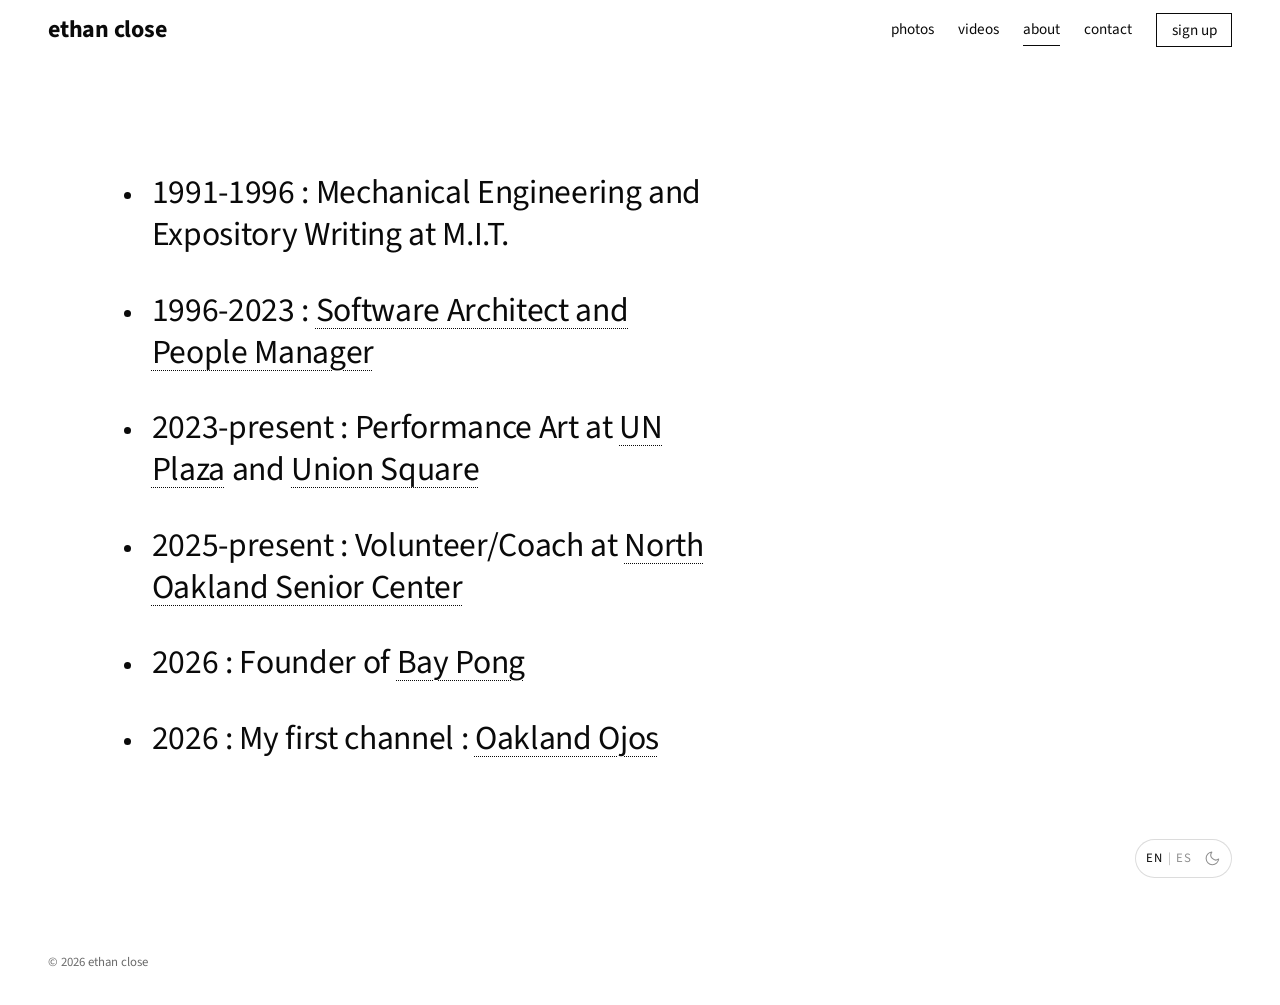
<file: about.html>
<!doctype html>
<html lang="en">
<head>
  <meta charset="utf-8">
  <meta name="viewport" content="width=device-width, initial-scale=1">
  <meta name="color-scheme" content="light dark">
  <title>About — ethan close</title>
  <link rel="icon" href="assets/favicon.png" type="image/png">
  <link rel="apple-touch-icon" href="assets/apple-touch-icon.png">
  <link rel="manifest" href="/site.webmanifest">
  <meta name="theme-color" content="#ffffff" media="(prefers-color-scheme: light)">
  <meta name="theme-color" content="#0b0b0b" media="(prefers-color-scheme: dark)">
  <link rel="preconnect" href="https://fonts.googleapis.com">
  <link rel="preconnect" href="https://fonts.gstatic.com" crossorigin>
  <link href="https://fonts.googleapis.com/css2?family=Source+Sans+3:ital,wght@0,400;0,600;0,700;1,400&display=swap" rel="stylesheet">
  <script>
    (() => {
      let theme;
      try { theme = localStorage.getItem('ec:theme'); } catch { /* storage unavailable */ }
      if (theme !== 'light' && theme !== 'dark') {
        theme = matchMedia('(prefers-color-scheme: dark)').matches ? 'dark' : 'light';
      }
      document.documentElement.dataset.theme = theme;
    })();
  </script>
  <link rel="alternate" hreflang="en" href="/about.html">
  <link rel="alternate" hreflang="es" href="/es/about.html">
  <link rel="alternate" hreflang="x-default" href="/about.html">
  <link rel="stylesheet" href="assets/css/style.css">
</head>
<body>
  <header class="site-header">
    <a class="logo" href="index.html">ethan close</a>
    <nav class="nav" aria-label="Main">
      <a href="images.html">photos</a>
      <a href="videos.html">videos</a>
      <a href="about.html" aria-current="page">about</a>
      <a href="contact.html">contact</a>
      <a href="contact.html#signup" class="nav__signup" data-signup-trigger>sign up</a>

    </nav>
  </header>

  <main>
    <div class="wrap">
      <section class="statement">
        <ul class="about-list">
          <li>1991-1996 : Mechanical Engineering and Expository Writing at M.I.T.</li>
          <li>1996-2023 : <a href="https://www.linkedin.com/in/ethan-close-test-architect/" target="_blank" rel="noopener">Software Architect and People Manager</a></li>
          <li>2023-present : Performance Art at <a href="https://www.baypong.org/en/location/un-plaza" target="_blank" rel="noopener">UN Plaza</a> and <a href="https://www.baypong.org/en/location/union-square" target="_blank" rel="noopener">Union Square</a></li>
          <li>2025-present : Volunteer/Coach at <a href="https://www.oaklandca.gov/Community/Senior-Disability-Services/Senior-Centers/North-Oakland-Senior-Center-NOSC" target="_blank" rel="noopener">North Oakland Senior Center</a></li>
          <li>2026 : Founder of <a href="https://baypong.org" target="_blank" rel="noopener">Bay Pong</a></li>
          <li>2026 : My first channel : <a href="https://www.youtube.com/@oaklandojos/videos" target="_blank" rel="noopener">Oakland Ojos</a></li>
        </ul>
      </section>
    </div>
  </main>

  <footer class="site-footer">&copy; 2026 ethan close</footer>
  <div class="page-tools">
        <div class="lang-switch" role="group" aria-label="Language">
          <a href="about.html" lang="en" hreflang="en" aria-current="true">EN</a>
          <span aria-hidden="true">|</span>
          <a href="es/about.html" lang="es" hreflang="es" data-lang-link="es">ES</a>
        </div>
        <button class="theme-toggle" type="button" aria-label="Switch to dark mode" aria-pressed="false" title="Switch to dark mode">
          <svg class="theme-toggle__icon theme-toggle__icon--moon" viewBox="0 0 24 24" width="16" height="16" fill="none" stroke="currentColor" stroke-width="1.5" stroke-linecap="round" stroke-linejoin="round" aria-hidden="true">
            <path d="M21 12.79A9 9 0 1 1 11.21 3 7 7 0 0 0 21 12.79Z"></path>
          </svg>
          <svg class="theme-toggle__icon theme-toggle__icon--sun" viewBox="0 0 24 24" width="16" height="16" fill="none" stroke="currentColor" stroke-width="1.5" stroke-linecap="round" stroke-linejoin="round" aria-hidden="true">
            <circle cx="12" cy="12" r="4"></circle>
            <path d="M12 2v2M12 20v2M4.93 4.93l1.41 1.41M17.66 17.66l1.41 1.41M2 12h2M20 12h2M4.93 19.07l1.41-1.41M17.66 6.34l1.41-1.41"></path>
          </svg>
        </button>
  </div>
  <script src="assets/js/i18n.js"></script>
  <script src="assets/js/site.js"></script>
</body>
</html>
</file>
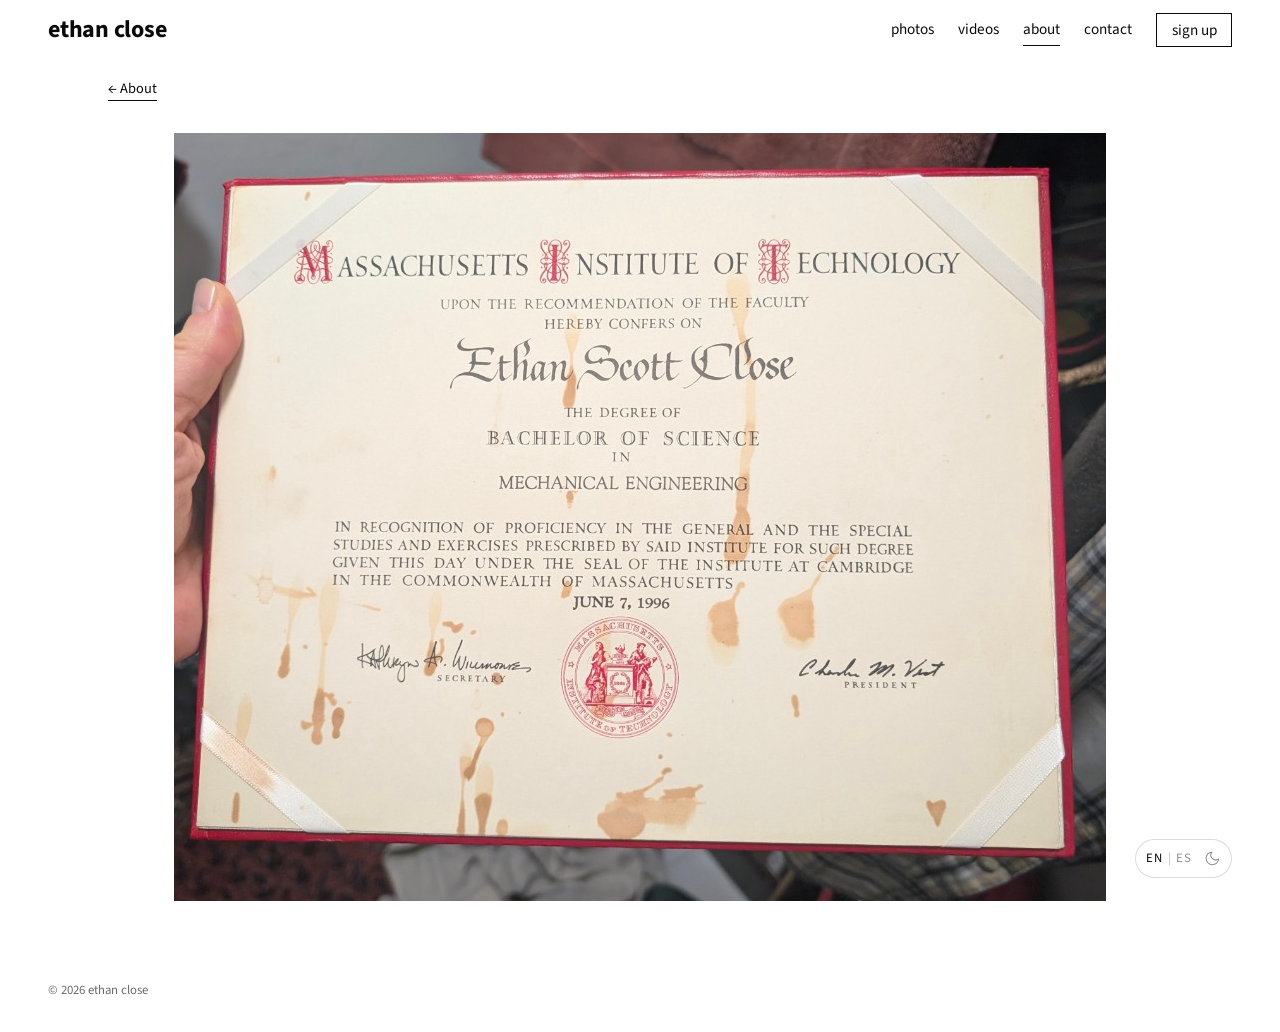
<file: mit.html>
<!doctype html>
<html lang="en">
<head>
  <meta charset="utf-8">
  <meta name="viewport" content="width=device-width, initial-scale=1">
  <meta name="color-scheme" content="light dark">
  <title>MIT — ethan close</title>
  <link rel="icon" href="assets/favicon.png" type="image/png">
  <link rel="apple-touch-icon" href="assets/apple-touch-icon.png">
  <link rel="manifest" href="/site.webmanifest">
  <meta name="theme-color" content="#ffffff" media="(prefers-color-scheme: light)">
  <meta name="theme-color" content="#0b0b0b" media="(prefers-color-scheme: dark)">
  <link rel="preconnect" href="https://fonts.googleapis.com">
  <link rel="preconnect" href="https://fonts.gstatic.com" crossorigin>
  <link href="https://fonts.googleapis.com/css2?family=Source+Sans+3:ital,wght@0,400;0,600;0,700;1,400&display=swap" rel="stylesheet">
  <script>
    (() => {
      let theme;
      try { theme = localStorage.getItem('ec:theme'); } catch { /* storage unavailable */ }
      if (theme !== 'light' && theme !== 'dark') {
        theme = matchMedia('(prefers-color-scheme: dark)').matches ? 'dark' : 'light';
      }
      document.documentElement.dataset.theme = theme;
    })();
  </script>
  <link rel="alternate" hreflang="en" href="/mit.html">
  <link rel="alternate" hreflang="es" href="/es/mit.html">
  <link rel="alternate" hreflang="x-default" href="/mit.html">
  <link rel="stylesheet" href="assets/css/style.css">
</head>
<body>
  <header class="site-header">
    <a class="logo" href="index.html">ethan close</a>
    <nav class="nav" aria-label="Main">
      <a href="images.html">photos</a>
      <a href="videos.html">videos</a>
      <a href="about.html" aria-current="page">about</a>
      <a href="contact.html">contact</a>
      <a href="contact.html#signup" class="nav__signup" data-signup-trigger>sign up</a>

    </nav>
  </header>

  <main>
    <div class="wrap detail">
      <a class="back" href="about.html">&larr; About</a>
      <figure class="detail__figure">
        <img src="assets/about/mit-diploma.jpg" alt="Massachusetts Institute of Technology diploma awarding Ethan Scott Close the degree of Bachelor of Science in Mechanical Engineering, June 7, 1996" width="932" height="768">
      </figure>
    </div>
  </main>

  <footer class="site-footer">&copy; 2026 ethan close</footer>
  <div class="page-tools">
        <div class="lang-switch" role="group" aria-label="Language">
          <a href="mit.html" lang="en" hreflang="en" aria-current="true">EN</a>
          <span aria-hidden="true">|</span>
          <a href="es/mit.html" lang="es" hreflang="es" data-lang-link="es">ES</a>
        </div>
        <button class="theme-toggle" type="button" aria-label="Switch to dark mode" aria-pressed="false" title="Switch to dark mode">
          <svg class="theme-toggle__icon theme-toggle__icon--moon" viewBox="0 0 24 24" width="16" height="16" fill="none" stroke="currentColor" stroke-width="1.5" stroke-linecap="round" stroke-linejoin="round" aria-hidden="true">
            <path d="M21 12.79A9 9 0 1 1 11.21 3 7 7 0 0 0 21 12.79Z"></path>
          </svg>
          <svg class="theme-toggle__icon theme-toggle__icon--sun" viewBox="0 0 24 24" width="16" height="16" fill="none" stroke="currentColor" stroke-width="1.5" stroke-linecap="round" stroke-linejoin="round" aria-hidden="true">
            <circle cx="12" cy="12" r="4"></circle>
            <path d="M12 2v2M12 20v2M4.93 4.93l1.41 1.41M17.66 17.66l1.41 1.41M2 12h2M20 12h2M4.93 19.07l1.41-1.41M17.66 6.34l1.41-1.41"></path>
          </svg>
        </button>
  </div>
  <script src="assets/js/i18n.js"></script>
  <script src="assets/js/site.js"></script>
</body>
</html>
</file>
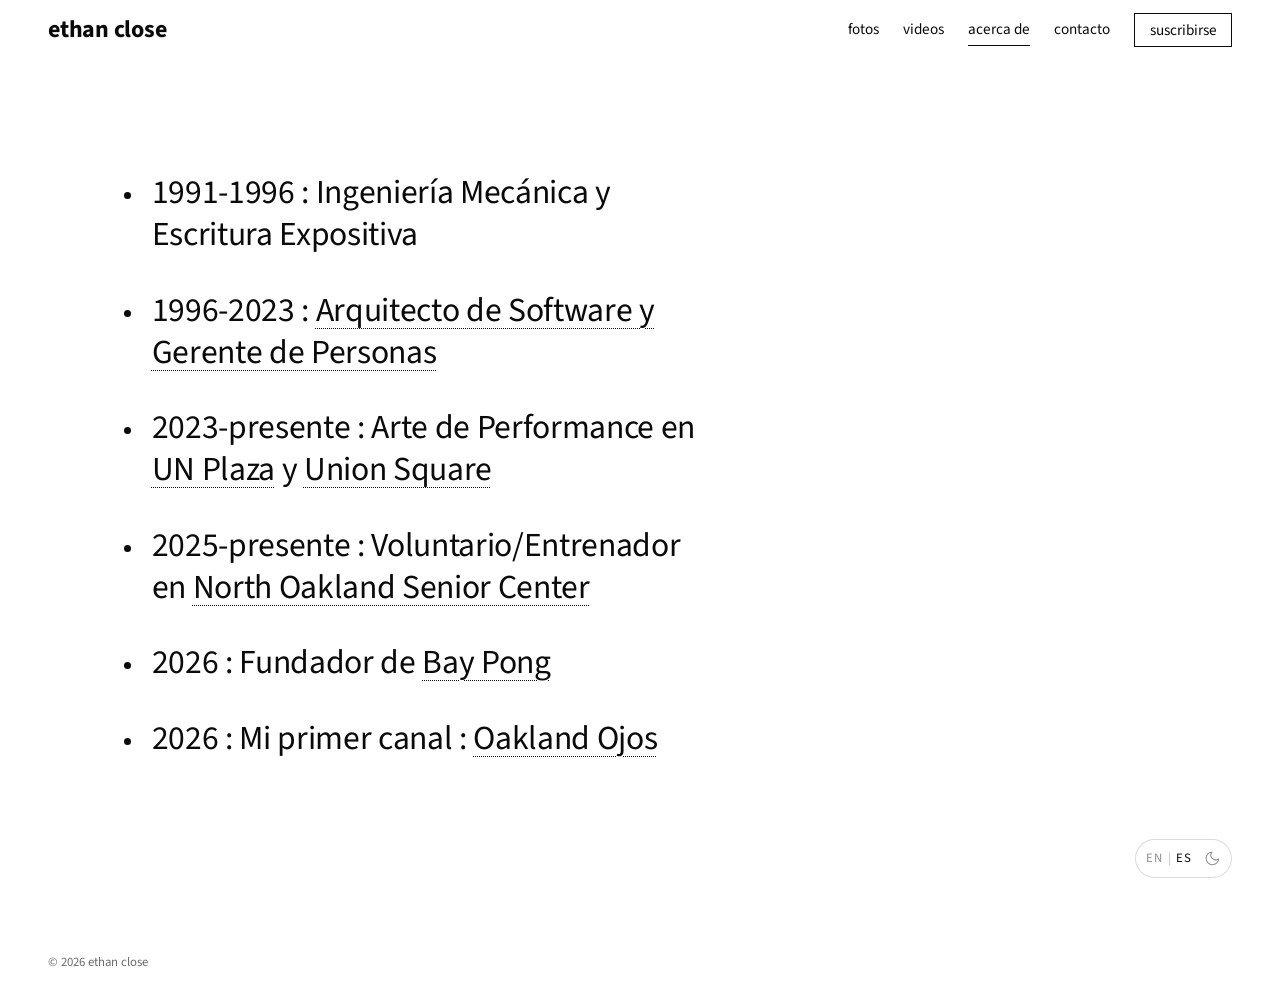
<file: es/about.html>
<!doctype html>
<html lang="es">
<head>
  <meta charset="utf-8">
  <meta name="viewport" content="width=device-width, initial-scale=1">
  <meta name="color-scheme" content="light dark">
  <title>Acerca de — ethan close</title>
  <link rel="icon" href="/assets/favicon.png" type="image/png">
  <link rel="apple-touch-icon" href="/assets/apple-touch-icon.png">
  <link rel="manifest" href="/site.webmanifest">
  <meta name="theme-color" content="#ffffff" media="(prefers-color-scheme: light)">
  <meta name="theme-color" content="#0b0b0b" media="(prefers-color-scheme: dark)">
  <link rel="preconnect" href="https://fonts.googleapis.com">
  <link rel="preconnect" href="https://fonts.gstatic.com" crossorigin>
  <link href="https://fonts.googleapis.com/css2?family=Source+Sans+3:ital,wght@0,400;0,600;0,700;1,400&display=swap" rel="stylesheet">
  <script>
    (() => {
      let theme;
      try { theme = localStorage.getItem('ec:theme'); } catch { /* storage unavailable */ }
      if (theme !== 'light' && theme !== 'dark') {
        theme = matchMedia('(prefers-color-scheme: dark)').matches ? 'dark' : 'light';
      }
      document.documentElement.dataset.theme = theme;
    })();
  </script>
  <link rel="alternate" hreflang="en" href="/about.html">
  <link rel="alternate" hreflang="es" href="/es/about.html">
  <link rel="alternate" hreflang="x-default" href="/about.html">
  <link rel="stylesheet" href="/assets/css/style.css">
</head>
<body>
  <header class="site-header">
    <a class="logo" href="index.html">ethan close</a>
    <nav class="nav" aria-label="Principal">
      <a href="images.html">fotos</a>
      <a href="videos.html">videos</a>
      <a href="about.html" aria-current="page">acerca de</a>
      <a href="contact.html">contacto</a>
      <a href="contact.html#signup" class="nav__signup" data-signup-trigger>suscribirse</a>

    </nav>
  </header>

  <main>
    <div class="wrap">
      <section class="statement">
        <ul class="about-list">
          <li>1991-1996 : Ingeniería Mecánica y Escritura Expositiva</li>
          <li>1996-2023 : <a href="https://www.linkedin.com/in/ethan-close-test-architect/" target="_blank" rel="noopener">Arquitecto de Software y Gerente de Personas</a></li>
          <li>2023-presente : Arte de Performance en <a href="https://www.baypong.org/en/location/un-plaza" target="_blank" rel="noopener">UN Plaza</a> y <a href="https://www.baypong.org/en/location/union-square" target="_blank" rel="noopener">Union Square</a></li>
          <li>2025-presente : Voluntario/Entrenador en <a href="https://www.oaklandca.gov/Community/Senior-Disability-Services/Senior-Centers/North-Oakland-Senior-Center-NOSC" target="_blank" rel="noopener">North Oakland Senior Center</a></li>
          <li>2026 : Fundador de <a href="https://baypong.org" target="_blank" rel="noopener">Bay Pong</a></li>
          <li>2026 : Mi primer canal : <a href="https://www.youtube.com/@oaklandojos/videos" target="_blank" rel="noopener">Oakland Ojos</a></li>
        </ul>
      </section>
    </div>
  </main>

  <footer class="site-footer">&copy; 2026 ethan close</footer>
  <div class="page-tools">
        <div class="lang-switch" role="group" aria-label="Idioma">
          <a href="../about.html" lang="en" hreflang="en" data-lang-link="en">EN</a>
          <span aria-hidden="true">|</span>
          <a href="about.html" lang="es" hreflang="es" aria-current="true">ES</a>
        </div>
        <button class="theme-toggle" type="button" aria-label="Cambiar al modo oscuro" aria-pressed="false" title="Cambiar al modo oscuro">
          <svg class="theme-toggle__icon theme-toggle__icon--moon" viewBox="0 0 24 24" width="16" height="16" fill="none" stroke="currentColor" stroke-width="1.5" stroke-linecap="round" stroke-linejoin="round" aria-hidden="true">
            <path d="M21 12.79A9 9 0 1 1 11.21 3 7 7 0 0 0 21 12.79Z"></path>
          </svg>
          <svg class="theme-toggle__icon theme-toggle__icon--sun" viewBox="0 0 24 24" width="16" height="16" fill="none" stroke="currentColor" stroke-width="1.5" stroke-linecap="round" stroke-linejoin="round" aria-hidden="true">
            <circle cx="12" cy="12" r="4"></circle>
            <path d="M12 2v2M12 20v2M4.93 4.93l1.41 1.41M17.66 17.66l1.41 1.41M2 12h2M20 12h2M4.93 19.07l1.41-1.41M17.66 6.34l1.41-1.41"></path>
          </svg>
        </button>
  </div>
  <script src="/assets/js/i18n.js"></script>
  <script src="/assets/js/site.js"></script>
</body>
</html>
</file>
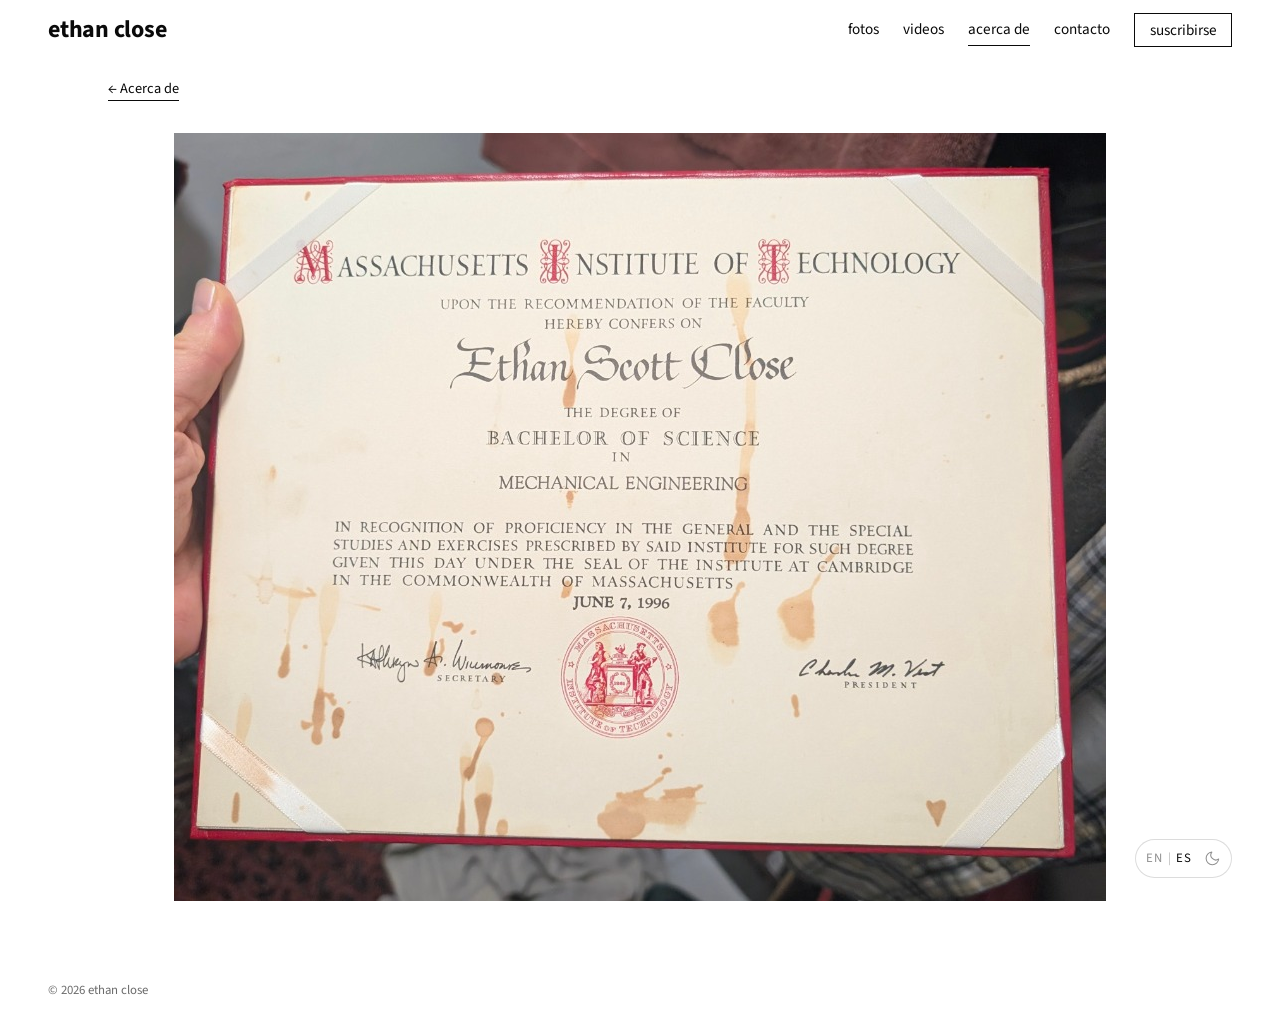
<file: es/mit.html>
<!doctype html>
<html lang="es">
<head>
  <meta charset="utf-8">
  <meta name="viewport" content="width=device-width, initial-scale=1">
  <meta name="color-scheme" content="light dark">
  <title>MIT — ethan close</title>
  <link rel="icon" href="/assets/favicon.png" type="image/png">
  <link rel="apple-touch-icon" href="/assets/apple-touch-icon.png">
  <link rel="manifest" href="/site.webmanifest">
  <meta name="theme-color" content="#ffffff" media="(prefers-color-scheme: light)">
  <meta name="theme-color" content="#0b0b0b" media="(prefers-color-scheme: dark)">
  <link rel="preconnect" href="https://fonts.googleapis.com">
  <link rel="preconnect" href="https://fonts.gstatic.com" crossorigin>
  <link href="https://fonts.googleapis.com/css2?family=Source+Sans+3:ital,wght@0,400;0,600;0,700;1,400&display=swap" rel="stylesheet">
  <script>
    (() => {
      let theme;
      try { theme = localStorage.getItem('ec:theme'); } catch { /* storage unavailable */ }
      if (theme !== 'light' && theme !== 'dark') {
        theme = matchMedia('(prefers-color-scheme: dark)').matches ? 'dark' : 'light';
      }
      document.documentElement.dataset.theme = theme;
    })();
  </script>
  <link rel="alternate" hreflang="en" href="/mit.html">
  <link rel="alternate" hreflang="es" href="/es/mit.html">
  <link rel="alternate" hreflang="x-default" href="/mit.html">
  <link rel="stylesheet" href="/assets/css/style.css">
</head>
<body>
  <header class="site-header">
    <a class="logo" href="index.html">ethan close</a>
    <nav class="nav" aria-label="Principal">
      <a href="images.html">fotos</a>
      <a href="videos.html">videos</a>
      <a href="about.html" aria-current="page">acerca de</a>
      <a href="contact.html">contacto</a>
      <a href="contact.html#signup" class="nav__signup" data-signup-trigger>suscribirse</a>

    </nav>
  </header>

  <main>
    <div class="wrap detail">
      <a class="back" href="about.html">&larr; Acerca de</a>
      <figure class="detail__figure">
        <img src="/assets/about/mit-diploma.jpg" alt="Diploma del Instituto Tecnológico de Massachusetts que otorga a Ethan Scott Close el título de Licenciatura en Ciencias en Ingeniería Mecánica, 7 de junio de 1996" width="932" height="768">
      </figure>
    </div>
  </main>

  <footer class="site-footer">&copy; 2026 ethan close</footer>
  <div class="page-tools">
        <div class="lang-switch" role="group" aria-label="Idioma">
          <a href="../mit.html" lang="en" hreflang="en" data-lang-link="en">EN</a>
          <span aria-hidden="true">|</span>
          <a href="mit.html" lang="es" hreflang="es" aria-current="true">ES</a>
        </div>
        <button class="theme-toggle" type="button" aria-label="Cambiar al modo oscuro" aria-pressed="false" title="Cambiar al modo oscuro">
          <svg class="theme-toggle__icon theme-toggle__icon--moon" viewBox="0 0 24 24" width="16" height="16" fill="none" stroke="currentColor" stroke-width="1.5" stroke-linecap="round" stroke-linejoin="round" aria-hidden="true">
            <path d="M21 12.79A9 9 0 1 1 11.21 3 7 7 0 0 0 21 12.79Z"></path>
          </svg>
          <svg class="theme-toggle__icon theme-toggle__icon--sun" viewBox="0 0 24 24" width="16" height="16" fill="none" stroke="currentColor" stroke-width="1.5" stroke-linecap="round" stroke-linejoin="round" aria-hidden="true">
            <circle cx="12" cy="12" r="4"></circle>
            <path d="M12 2v2M12 20v2M4.93 4.93l1.41 1.41M17.66 17.66l1.41 1.41M2 12h2M20 12h2M4.93 19.07l1.41-1.41M17.66 6.34l1.41-1.41"></path>
          </svg>
        </button>
  </div>
  <script src="/assets/js/i18n.js"></script>
  <script src="/assets/js/site.js"></script>
</body>
</html>
</file>
<file: assets/css/style.css>
:root {
  --ink: #0a0a0a;
  --paper: #fff;
  --mute: #6b6b6b;
  --surface: #f0f0f0;
  --backdrop: rgba(255, 255, 255, 0.82);
  /* Adobe Clean is Adobe's proprietary UI face, used when a viewer has it
     installed; Source Sans 3 (Adobe's open-source sans) is the web fallback. */
  --display: "Adobe Clean", "Source Sans 3", "Helvetica Neue", Helvetica, Arial, sans-serif;
  --sans: "Adobe Clean", "Source Sans 3", "Helvetica Neue", Helvetica, Arial, sans-serif;
  --gutter: clamp(1.25rem, 4vw, 3rem);
  color-scheme: light;
}

/* Dark theme: the inline script in <head> sets data-theme from the saved choice or
   the device preference before the first paint. */
:root[data-theme="dark"] {
  --ink: #ededed;
  --paper: #0b0b0b;
  --mute: #9a9a9a;
  --surface: #1a1a1a;
  --backdrop: rgba(0, 0, 0, 0.72);
  color-scheme: dark;
}

*, *::before, *::after { box-sizing: border-box; }

html { -webkit-text-size-adjust: 100%; }

body {
  margin: 0;
  /* 100vh is the tallest the viewport can get: on phones with the address bar
     showing, the page would be taller than the screen and scroll. 100svh is the
     smallest, so the page fits with the bar showing and never scrolls. */
  min-height: 100vh;
  min-height: 100svh;
  display: flex;
  flex-direction: column;
  background: var(--paper);
  color: var(--ink);
  font-family: var(--sans);
  font-weight: 400;
  line-height: 1.5;
  -webkit-font-smoothing: antialiased;
  transition: background-color 0.2s ease, color 0.2s ease;
}

body.overlay-open { overflow: hidden; }

img { display: block; max-width: 100%; }

a { color: inherit; }

button { font: inherit; color: inherit; }

:focus-visible { outline: 2px solid var(--ink); outline-offset: 3px; }

[hidden] { display: none !important; }

main { flex: 1 0 auto; }

/* The footer is taller than the header, so the cards would sit slightly high. This
   top padding (about footer height minus header height) centres them in the viewport. */
main.home { display: flex; align-items: center; padding-top: 2.4rem; }

main.home .wrap { max-width: none; padding: 0; }

/* ---------- Header ---------- */

.site-header {
  position: sticky;
  top: 0;
  z-index: 60;
  display: flex;
  flex-wrap: wrap;
  align-items: center;
  justify-content: space-between;
  gap: 0.5rem 1.5rem;
  padding: 0.75rem var(--gutter);
  background: var(--paper);
  transition: background-color 0.2s ease;
}

.logo {
  font-family: var(--sans);
  font-weight: 700;
  font-size: 1.5rem;
  letter-spacing: -0.01em;
  text-decoration: none;
}

.nav { display: flex; flex-wrap: wrap; align-items: center; gap: 0.25rem 1.5rem; }

.nav a {
  font-size: 0.95rem;
  text-decoration: none;
  padding: 0.25rem 0;
  border-bottom: 1px solid transparent;
}

.nav a:hover,
.nav a[aria-current="page"] { border-bottom-color: var(--ink); }

.nav a.nav__signup {
  padding: 0.3rem 0.9rem;
  border: 1px solid var(--ink);
  font-weight: 400;
}

.nav a.nav__signup:hover,
.nav a.nav__signup[aria-expanded="true"] { background: var(--ink); color: var(--paper); }

/* Deliberately quiet light/dark switch: an icon-only button that sits with the nav. */
.theme-toggle {
  position: relative;
  display: grid;
  place-items: center;
  width: 1.05rem;
  height: 1.05rem;
  padding: 0;
  border: 0;
  background: none;
  color: var(--mute);
  cursor: pointer;
  opacity: 0.75;
  transition: opacity 0.2s ease, color 0.2s ease;
}

/* Keep the touch target at ~28px without adding invisible width to the pill. */
.theme-toggle::after {
  content: "";
  position: absolute;
  inset: -0.35rem;
}

.theme-toggle:hover { opacity: 1; color: var(--ink); }

.theme-toggle svg { width: 1.05rem; height: 1.05rem; }

.theme-toggle__icon--sun { display: none; }

:root[data-theme="dark"] .theme-toggle__icon--moon { display: none; }
:root[data-theme="dark"] .theme-toggle__icon--sun { display: block; }

/* Very quiet EN | ES switch, sitting beside the theme icon. */
.lang-switch {
  display: inline-flex;
  align-items: center;
  gap: 0.3rem;
  color: var(--mute);
  font-size: 0.8rem;
  letter-spacing: 0.06em;
}

.lang-switch a {
  color: inherit;
  text-decoration: none;
  padding: 0.25rem 0;
  font-size: 0.8rem;
  border-bottom: 0;
  opacity: 0.75;
  transition: color 0.2s ease, opacity 0.2s ease;
}

.lang-switch a:hover,
.lang-switch a[aria-current="true"] { color: var(--ink); opacity: 1; }

.lang-switch span { opacity: 0.45; }

/* Display controls live in the lower-right of the page so the header stays clean. */
.page-tools {
  position: fixed;
  right: var(--gutter);
  /* Center the pill on the copyright line: the footer's 2rem bottom padding
     plus half its 0.8rem / 1.5 line box, minus half the pill's height. */
  bottom: calc(2.6rem - (1.7rem + 0.6rem + 2px) / 2);
  z-index: 50;
  display: flex;
  align-items: center;
  gap: 0.75rem;
  padding: 0.3rem 0.65rem;
  border: 1px solid rgba(0, 0, 0, 0.12);
  border: 1px solid color-mix(in srgb, var(--ink) 14%, transparent);
  border-radius: 999px;
  background: var(--paper);
  background: color-mix(in srgb, var(--paper) 86%, transparent);
  -webkit-backdrop-filter: blur(8px);
  backdrop-filter: blur(8px);
}

/* ---------- Layout ---------- */

.wrap {
  width: 100%;
  max-width: 1160px;
  margin: 0 auto;
  padding: 0 var(--gutter);
}

.site-footer {
  padding: 3rem var(--gutter) 2rem;
  font-size: 0.8rem;
  color: var(--mute);
}

/* ---------- Home ---------- */

.hero { padding: clamp(3rem, 9vw, 7rem) 0 clamp(2rem, 5vw, 3.5rem); }

.hero h1 {
  margin: 0;
  font-family: var(--display);
  font-weight: 400;
  font-size: clamp(3.25rem, 10vw, 7.5rem);
  line-height: 1;
  letter-spacing: -0.03em;
}

.hero p {
  max-width: 40ch;
  margin: 1.5rem 0 0;
  font-size: clamp(1.1rem, 2vw, 1.4rem);
}

/* Home sections sit on a 3D cylinder. Its diameter is 60vw, a third smaller than the
   old 90vw, and the height cap is scaled by the same two-thirds (62vh -> 41.5vh).
   Cards keep the 3:5 card ratio unless the viewport height caps it.

   The cylinder is a real one, not a box with rounded-off corners: each card wraps
   --arc (80 degrees) of the drum, which leaves a 10 degree gap to its neighbour. --cw
   is that arc unrolled, so it is also the full width of the card's image. home.js
   slices each card into narrow facets (see .card__facet) to bend it round the arc;
   until it runs a card is still a single flat panel. */
.cards {
  --d: 60vw;
  --r: calc(var(--d) / 2);
  --arc: 80deg;
  --cw: calc(var(--r) * 1.4);   /* arc length of --arc at radius --r */
  --ch: min(41.5vh, calc(var(--cw) * 5 / 3));
  --gap: clamp(2rem, 5vw, 4rem);
  position: relative;
  width: 100%;
  /* The front card sits at the near side of the drum, so the perspective enlarges
     it by 4/3 (2 * --d / (2 * --d - --r)). Reserve that height, plus the usual
     breathing room, or overflow: hidden clips the top and bottom of the drum. */
  height: calc(var(--ch) * 4 / 3 + 2 * var(--gap));
  perspective: calc(var(--d) * 2);
  overflow: hidden;
  cursor: grab;
  touch-action: pan-y pinch-zoom;
  user-select: none;
  -webkit-user-select: none;
}

/* Phones in portrait: the drum is 33% wider than before (75vw -> 99.75vw) so the
   front cards fill more of the screen. The height cap scales with it (41.5vh ->
   51.9vh) so short viewports grow too; --cw follows the new --d on its own. Landscape
   phones keep the default, as the drum would no longer fit between the header and footer. */
@media (max-width: 760px) and (orientation: portrait) {
  .cards {
    --d: 99.75vw;
    /* Height cap: the room left once the header (~97px), footer (~99px), main's
       top padding (~38px) and the drum's reserved gaps are taken out, times the
       3/4 that --ch gets of the cards' reserved box. Keeps the page to one screen. */
    --ch: min(calc((100vh - 240px - 2 * var(--gap)) * 0.75), calc(var(--cw) * 5 / 3));
    --ch: min(calc((100svh - 240px - 2 * var(--gap)) * 0.75), calc(var(--cw) * 5 / 3));
  }
}

/* Short portrait screens cannot fit the enlarged drum once the projected card is
   accounted for, so pull it back in a little rather than making the page scroll.
   Same 33% wider than the previous 66vw (66vw -> 87.78vw). */
@media (max-width: 760px) and (orientation: portrait) and (max-height: 750px) {
  .cards {
    --d: 87.78vw;
    --gap: 1rem;
  }
}

.cards.is-dragging { cursor: grabbing; }

.cards__ring {
  position: absolute;
  top: 50%;
  left: 50%;
  width: 0;
  height: 0;
  transform-style: preserve-3d;
  will-change: transform;
  animation: cards-spin 40s linear infinite;
}

/* JS takes over the rotation once the drag interaction is wired up. */
.cards--ready .cards__ring { animation: none; }

.cards:focus-within .cards__ring { animation-play-state: paused; }

@keyframes cards-spin {
  to { transform: rotateY(-360deg); }
}

.card {
  --slices: 1;
  --step: calc(var(--arc) / var(--slices));
  --sw: calc(var(--cw) / var(--slices));       /* width of one facet */
  --base: calc(var(--i) * 90deg + 45deg);      /* 45deg offset: two cards face the viewer */
  position: absolute;
  top: calc(var(--ch) / -2);
  left: calc(var(--cw) / -2);
  width: var(--cw);
  height: var(--ch);
  display: block;
  overflow: hidden;
  background: #000;
  color: #fff;
  text-decoration: none;
  container-type: size;
  backface-visibility: hidden;
  transform: rotateY(var(--base)) translateZ(var(--r));
}

/* Once home.js has sliced a card, the <a> is just an anchor on the cylinder's axis:
   zero-sized and untransformed, with the facets carrying all of the geometry. */
.card--curved {
  top: 0;
  left: 0;
  width: 0;
  height: 0;
  overflow: visible;
  background: none;
  container-type: normal;
  transform: none;
  /* The facets live in the ring's 3D space, not in the <a>'s flat plane. */
  transform-style: preserve-3d;
}

/* One facet of the card: a narrow plane tangent to the cylinder at its own angle, so
   a row of them approximates the arc instead of cutting across it. The extra 1px of
   width overlaps its neighbour and hides the seam between them. */
.card__facet {
  position: absolute;
  top: calc(var(--ch) / -2);
  left: calc(var(--sw) / -2);
  width: calc(var(--sw) + 1px);
  height: var(--ch);
  overflow: hidden;
  background: #000;
  backface-visibility: hidden;
  transform:
    rotateY(calc(var(--base) + (var(--j) + 0.5) * var(--step) - var(--arc) / 2))
    translateZ(var(--r));
}

/* The stage is the whole unrolled card. --j slides it across so that each facet clips
   out its own vertical strip of the media, and keeps the image in one piece. */
.card__stage {
  position: absolute;
  top: 0;
  left: calc(var(--j) * var(--sw) * -1);
  width: var(--cw);
  height: var(--ch);
  container-type: size;
  /* Hover scales the media about the card's centre, not the strip's. */
  transform-origin: calc(50% + var(--j) * 100% / var(--slices)) 50%;
  transition: transform 0.6s ease;
}

.card img {
  width: 100%;
  height: 100%;
  object-fit: cover;
  opacity: 0.88;
  transition: transform 0.6s ease, opacity 0.3s ease;
}

/* The video card's facets are painted from one source video (see home.js), so the
   clip fills the card exactly. A card-sized, opaque layer is much cheaper to
   composite than the old oversized 16:9 box, and the darker scrim matches the
   photos' overall brightness. */
.card.card--video::after,
.card--video .card__facet::after { background: rgba(0, 0, 0, 0.28); }

.card__video {
  position: absolute;
  inset: 0;
  width: 100%;
  height: 100%;
  object-fit: cover;
  border: 0;
  pointer-events: none;
}

/* Each facet paints its own strip of the single source video (see home.js). */
.card__video-facet {
  position: absolute;
  top: 0;
  left: calc(var(--j) * var(--sw));
  width: calc(var(--sw) + 1px);
  height: 100%;
  display: block;
}

/* Poster fallback: if autoplay is blocked (e.g. iOS Low Power Mode) the canvases
   stay clear and this shows through every facet. */
.card--video .card__stage {
  background: #000 url("../videos/short-crow-staging-poster.jpg") center / cover no-repeat;
}

/* The real video only feeds those canvases. Keep it decoding, but out of the way:
   display: none would let browsers suspend it. */
.card__video--source {
  inset: auto;
  top: 0;
  left: 0;
  width: 1px;
  height: 1px;
  opacity: 0.01;
}

/* The dimming veil sits on every facet so it follows the curve. */
.card::after,
.card__facet::after {
  content: "";
  position: absolute;
  inset: 0;
  background: rgba(0, 0, 0, 0.18);
  transition: background 0.3s ease;
}

.card span {
  position: absolute;
  left: 0;
  bottom: 0;
  z-index: 1;
  padding: clamp(1rem, 2vw, 1.6rem);
  font-family: var(--sans);
  font-weight: 400;
  font-size: clamp(1.5rem, 2.4vw, 2rem);
  text-shadow: 0 1px 12px rgba(0, 0, 0, 0.35);
}

.card:not(.card--about):hover img,
.card:not(.card--about):focus-visible img { opacity: 1; }

.card:hover .card__stage,
.card:focus-visible .card__stage { transform: scale(1.04); }

/* Without JS there are no facets to scale, so the media zooms on its own. */
.card:not(.card--curved):not(.card--about):hover img,
.card:not(.card--curved):not(.card--about):focus-visible img { transform: scale(1.04); }

.card:hover::after,
.card:hover .card__facet::after { background: rgba(0, 0, 0, 0.05); }

/* A curved card's <a> has no box of its own to outline, so outline its facets. */
.card--curved:focus-visible { outline: none; }

.card--curved:focus-visible .card__facet {
  outline: 2px solid var(--ink);
  outline-offset: 3px;
}

/* About card: cross-fades the 4th Pumpkin/Mancha frame (mouth shut) over the 3rd
   (mouth open), so the cat reads as meowing. Both are crops of the same shot, so the
   second frame is placed inside the first frame's coordinate space — measured from the
   originals: scale 0.9785, offset -58px / -1.7px — and masked to the cat. That keeps
   everything else pixel-still and hides the edges of the smaller crop.

   The frame is pinned to the top of the card and only centred horizontally. When a
   short viewport (a laptop) caps the card height, the card ends up wider than frame 1's
   1340 x 1510 crop, so the frame overflows vertically — a centred frame would crop the
   cat's head off. Anchoring to the top keeps the head in shot and takes the extra height
   off the table at the bottom. On portrait phones the overflow is horizontal (and safe),
   so the top pin changes nothing. */
.card--about .card__frames {
  position: absolute;
  top: 0;
  left: calc((100cqw - max(100cqw, 88.74cqh)) / 2);   /* centre the horizontal crop */
  width: max(100cqw, 88.74cqh);   /* cover the card at frame 1's 1340 x 1510 ratio */
  height: max(100cqh, 112.69cqw);
  opacity: 0.88;
  transition: transform 0.6s ease, opacity 0.3s ease;
}

.card--about:hover .card__frames,
.card--about:focus-visible .card__frames { opacity: 1; }

/* Same fallback as the images above: zoom the frames when there are no facets. */
.card--about:not(.card--curved):hover .card__frames,
.card--about:not(.card--curved):focus-visible .card__frames { transform: scale(1.04); }

.card--about img { position: absolute; opacity: 1; transition: none; }

.card--about img:first-child { inset: 0; }

.card--about img:last-child {
  top: -0.11%;    /* -1.68 / 1510 */
  left: -4.33%;   /* -58.02 / 1340 */
  width: 96.25%;  /* 1318 x 0.9785 / 1340 */
  height: auto;
  opacity: 0;
  -webkit-mask-image: radial-gradient(ellipse 23.26% 28.53% at 44.85% 21.76%, #000 80%, transparent);
  mask-image: radial-gradient(ellipse 23.26% 28.53% at 44.85% 21.76%, #000 80%, transparent);
  animation: card-meow 4.5s ease-in-out infinite;
}

@keyframes card-meow {
  0%, 30% { opacity: 0; }
  45%, 85% { opacity: 1; }
  100% { opacity: 0; }
}

@media (max-width: 460px) {
  .nav { gap: 0.25rem 0.8rem; }
  .nav a { font-size: 0.85rem; }
  .nav a.nav__signup { padding: 0.2rem 0.6rem; }
  .lang-switch { font-size: 0.8rem; gap: 0.2rem; }
  .lang-switch a { font-size: 0.8rem; }
  .page-tools {
    gap: 0.5rem;
    padding: 0.25rem 0.5rem;
    bottom: calc(2.6rem - (1.7rem + 0.5rem + 2px) / 2);
  }
}

/* ---------- Images ---------- */

.page-title {
  margin: 0;
  font-family: var(--display);
  font-weight: 400;
  font-size: clamp(1.75rem, 4vw, 2.75rem);
  letter-spacing: -0.02em;
  line-height: 1.1;
}

.albums { display: grid; gap: clamp(2.5rem, 6vw, 5rem); padding: clamp(3.5rem, 8vw, 6rem) var(--gutter) 2rem; }

/* Album covers sit at half their previous width, centred. On phones they fill the
   width between the gutters so the photos read larger. */
.album { display: block; width: 50%; margin-inline: auto; text-decoration: none; }

@media (max-width: 760px) {
  .album { width: 100%; }
}

.album__head {
  display: flex;
  align-items: baseline;
  justify-content: flex-start;
  gap: 1rem;
  margin-bottom: 0.75rem;
}

.album__title {
  margin: 0;
  font-family: var(--display);
  font-weight: 400;
  font-size: clamp(0.75rem, 1.5vw, 1.125rem);
  letter-spacing: -0.02em;
  line-height: 1.1;
}

.album__cover { aspect-ratio: 16 / 9; overflow: hidden; background: var(--paper); }

.album__cover img {
  width: 100%;
  height: 100%;
  object-fit: contain;
  object-position: left center;
  transition: transform 0.6s ease;
}

.album:hover .album__cover img,
.album:focus-visible .album__cover img { transform: scale(1.02); }

.album-view { max-width: 1100px; margin: 0 auto; padding: clamp(2.5rem, 6vw, 4rem) var(--gutter) 2rem; }

.back {
  display: inline-block;
  margin-bottom: 1rem;
  font-size: 0.9rem;
  text-decoration: none;
  border-bottom: 1px solid var(--ink);
}

.album-view .page-title { margin-bottom: 2rem; font-size: clamp(0.875rem, 2vw, 1.375rem); }

.photo {
  display: block;
  width: 100%;
  margin: 0 0 clamp(1rem, 3vw, 2rem);
  padding: 0;
  border: 0;
  background: none;
  cursor: zoom-in;
}

.photo img {
  width: auto;
  height: auto;
  max-width: 100%;
  max-height: 92vh;
  margin: 0 auto;
  background: var(--surface);
}

.status { padding: 2rem var(--gutter); color: var(--mute); }

/* ---------- Lightbox ---------- */

.lightbox {
  position: fixed;
  inset: 0;
  z-index: 100;
  background: #000;
  color: #fff;
}

.lightbox__stage {
  position: absolute;
  inset: 0;
  display: flex;
  align-items: center;
  justify-content: center;
  overflow: hidden;
  touch-action: none;
  cursor: zoom-in;
}

.lightbox.is-zoomed .lightbox__stage { cursor: grab; }
.lightbox.is-dragging .lightbox__stage { cursor: grabbing; }

.lightbox__img {
  max-width: 100%;
  max-height: 100%;
  user-select: none;
  -webkit-user-drag: none;
  will-change: transform;
}

.lightbox__bar {
  position: absolute;
  top: 0;
  left: 0;
  right: 0;
  display: flex;
  align-items: center;
  justify-content: space-between;
  padding: 0.75rem var(--gutter);
  pointer-events: none;
  background: linear-gradient(rgba(0, 0, 0, 0.6), transparent);
}

.lightbox__bar > * { pointer-events: auto; }

.lightbox__count { font-size: 0.85rem; }

.lightbox__tools { display: flex; gap: 0.25rem; }

.icon-btn {
  display: grid;
  place-items: center;
  width: 2.5rem;
  height: 2.5rem;
  padding: 0;
  border: 0;
  background: none;
  color: #fff;
  font-size: 1.5rem;
  line-height: 1;
  cursor: pointer;
  opacity: 0.85;
}

.icon-btn:hover { opacity: 1; }
.lightbox .icon-btn:focus-visible,
.player .icon-btn:focus-visible { outline-color: #fff; }

.lightbox__nav {
  position: absolute;
  top: 50%;
  transform: translateY(-50%);
  width: 3rem;
  height: 4rem;
}

.lightbox__nav--prev { left: 0.5rem; }
.lightbox__nav--next { right: 0.5rem; }

/* ---------- Videos ---------- */

.video {
  position: relative;
  display: block;
  width: 100%;
  aspect-ratio: 16 / 9;
  padding: 0;
  border: 0;
  background: #000;
  color: #fff;
  overflow: hidden;
  cursor: pointer;
  text-align: left;
}

/* Breathing room between stacked videos on the Videos page. */
.video + .video { margin-top: clamp(3rem, 7.5vw, 6rem); }

.video img { width: 100%; height: 100%; object-fit: cover; transition: transform 0.6s ease; }

/* Portrait thumbnails are narrower than the 16:9 card, so contain them and let the
   card's paper show as a white matte either side (YouTube's oar2 thumbnail has no
   baked-in black bars). The title sits over the picture rather than the matte, with
   a soft scrim behind it for legibility. */
.video--portrait { background: var(--paper); }

.video--portrait img { object-fit: contain; }

.video--portrait .video__title {
  left: 50%;
  transform: translateX(-50%);
  text-align: center;
}

.video.video--portrait::after {
  background: radial-gradient(ellipse 26% 40% at 50% 100%, rgba(0, 0, 0, 0.6), transparent);
}

.video:hover img { transform: scale(1.02); }

.video::after {
  content: "";
  position: absolute;
  inset: 0;
  background: linear-gradient(transparent 55%, rgba(0, 0, 0, 0.65));
}

.video__title {
  position: absolute;
  z-index: 1;
  left: var(--gutter);
  bottom: clamp(1rem, 3vw, 2rem);
  font-family: var(--sans);
  font-weight: 400;
  font-size: clamp(1.5rem, 3.5vw, 2.75rem);
  letter-spacing: -0.02em;
  text-transform: capitalize;
}

.video__play {
  position: absolute;
  z-index: 1;
  top: 50%;
  left: 50%;
  width: clamp(3.5rem, 7vw, 5.5rem);
  aspect-ratio: 1;
  transform: translate(-50%, -50%);
  border: 2px solid #fff;
  border-radius: 50%;
  opacity: 0.9;
}

.video__play::before {
  content: "";
  position: absolute;
  top: 50%;
  left: 54%;
  transform: translate(-50%, -50%);
  border-style: solid;
  border-width: 0.7rem 0 0.7rem 1.15rem;
  border-color: transparent transparent transparent #fff;
}

.player {
  position: fixed;
  inset: 0;
  z-index: 100;
  display: grid;
  place-items: center;
  background: #000;
}

.player__frame {
  width: min(100vw, 177.78vh);
  aspect-ratio: 16 / 9;
  border: 0;
}

.player--portrait .player__frame {
  height: 100vh;
  height: 100dvh;
  width: min(100vw, 56.25vh);
  aspect-ratio: 9 / 16;
}

.player--rotated .player__frame {
  position: absolute;
  top: 0;
  left: 0;
  width: 100vh;
  height: 100vw;
  aspect-ratio: auto;
  transform-origin: top left;
  transform: translateX(100vw) rotate(90deg);
}

.player__yt {
  position: absolute;
  top: 1rem;
  left: 50%;
  z-index: 1;
  transform: translateX(-50%);
  padding: 0.2rem 0.75rem;
  background: rgba(0, 0, 0, 0.5);
  color: #fff;
  font-size: 0.8rem;
  text-decoration: none;
  white-space: nowrap;
  opacity: 0.8;
}

.player__yt:hover { opacity: 1; }

.player__close {
  position: absolute;
  top: 0.75rem;
  right: var(--gutter);
  z-index: 1;
  background: rgba(0, 0, 0, 0.5);
  border-radius: 50%;
}

/* ---------- About / Contact ---------- */

.statement { padding: clamp(3rem, 9vw, 7rem) 0; }

.statement h1 {
  margin: 0;
  font-family: var(--display);
  font-weight: 400;
  font-size: clamp(2.75rem, 9vw, 6.5rem);
  line-height: 1;
  letter-spacing: -0.03em;
}

.statement h1 span { display: block; }

.statement p {
  max-width: 34ch;
  margin: 1.75rem 0 0;
  font-size: clamp(1.25rem, 2.5vw, 1.75rem);
}

.about-list {
  max-width: 36ch;
  margin: 0;
  padding-left: 1.1em;
  font-family: var(--display);
  font-size: clamp(1.35rem, 3vw, 2.1rem);
  line-height: 1.25;
  letter-spacing: -0.01em;
}

.about-list li { margin-bottom: 1em; padding-left: 0.2em; }

.about-list li::marker { font-size: 0.6em; }

.about-list a {
  text-decoration: underline dotted;
  text-decoration-thickness: 1px;
  text-underline-offset: 0.2em;
}

.about-list a:hover { text-decoration-style: solid; }

.detail { padding-top: 1rem; padding-bottom: 2rem; }

.detail__figure { margin: 1rem 0 0; }

.detail__figure img { width: 100%; max-width: 932px; height: auto; margin: 0 auto; }

.contact { display: grid; grid-template-columns: 1fr 1fr; gap: clamp(2rem, 6vw, 5rem); padding-block: clamp(3rem, 8vw, 6rem); }

.contact h1,
.contact h2 {
  margin: 0 0 1.25rem;
  font-family: var(--display);
  font-weight: 400;
  font-size: clamp(2.5rem, 7vw, 5rem);
  line-height: 1;
  letter-spacing: -0.03em;
}

.contact h2 { font-size: clamp(1.75rem, 3.5vw, 2.5rem); font-weight: 400; letter-spacing: -0.02em; }

.contact dl { margin: 0; }
.contact dt { font-size: 0.8rem; text-transform: lowercase; letter-spacing: 0.12em; color: var(--mute); }
.contact dd { margin: 0.15rem 0 1.5rem; font-size: 1.25rem; }

/* Left column: contact details on top, seagull filling the space below them.
   Its top sits under "Oakland, California" (the details keep their bottom
   margin) and its bottom edge lines up with the Send button, the last thing in
   the form column. The image is mirrored so the bird faces right.
   On narrow screens (see media query below) the bird sits between the details
   and the form instead. */
.contact__info { grid-column: 1; display: flex; flex-direction: column; min-height: 0; }
.contact__info > section { flex: none; }
.contact__side { grid-column: 2; }

.contact__seagull {
  position: relative;
  flex: 1 1 auto;
  min-height: 0;
  pointer-events: none;
}

/* Absolutely positioned so the image never changes the row height. Content is
   right-aligned and then mirrored, which places it on the left edge of the column. */
.contact__seagull img {
  position: absolute;
  inset: 0;
  width: 100%;
  height: 100%;
  object-fit: contain;
  object-position: right bottom;
  transform: scaleX(-1);
}

@media (max-width: 760px) {
  .contact { grid-template-columns: 1fr; }
  .contact__info { display: contents; }
  .contact > section,
  .contact__side { grid-column: auto; }
  /* Stack order: contact details, then the seagull, then the form. */
  .contact__seagull { flex: none; min-height: 0; }
  .contact__side { order: 1; }
  .contact__seagull img { position: static; width: clamp(18rem, 100vw, 31.5rem); height: auto; transform: scaleX(-1); }
}

/* ---------- Signup form + modal ---------- */

.contact__side { display: grid; gap: clamp(2.5rem, 5vw, 4rem); align-content: start; }

.contact__side h2 { margin-bottom: 1rem; }

.message-form { display: grid; gap: 0.35rem; }

.message-form label { margin-top: 0.75rem; font-size: 0.8rem; text-transform: lowercase; letter-spacing: 0.12em; color: var(--mute); }

.message-form input[type="text"]:not(.signup__trap),
.message-form input[type="email"],
.message-form textarea {
  width: 100%;
  padding: 0.6rem 0;
  border: 0;
  border-bottom: 1px solid var(--ink);
  border-radius: 0;
  background: transparent;
  font: inherit;
  color: inherit;
  resize: vertical;
}

.message-form input:focus,
.message-form textarea:focus { outline: none; border-bottom-width: 2px; }

.message-form [aria-invalid="true"] { border-bottom: 2px solid var(--ink); }

.message-form .btn { justify-self: start; margin-top: 1.25rem; }

.message-form .btn:disabled { opacity: 0.5; cursor: progress; }

/* Formspree injects capitalized copy ("Thank you!", "...Please try again."). */
.fs-error { min-height: 1.1em; font-size: 0.85rem; text-transform: lowercase; }

.fs-status:empty { display: none; }

.fs-status {
  margin: 0 0 1rem;
  padding: 0.75rem 1rem;
  border: 1px solid var(--ink) !important;
  border-radius: 0 !important;
  background: transparent !important;
  color: var(--ink) !important;
  font-size: 0.95rem;
  text-transform: lowercase;
}

.fs-error { color: var(--ink) !important; }

.signup p { margin: 0 0 1.25rem; }

.signup__row { display: flex; flex-wrap: wrap; gap: 0.75rem; }

.signup input[type="email"] {
  flex: 1 1 14rem;
  min-width: 0;
  padding: 0.7rem 0;
  border: 0;
  border-bottom: 1px solid var(--ink);
  border-radius: 0;
  background: transparent;
  font: inherit;
  font-weight: 400;
  color: inherit;
}

.signup input[type="email"]:focus { outline: none; border-bottom-width: 2px; }

.btn {
  padding: 0.7rem 1.5rem;
  border: 1px solid var(--ink);
  border-radius: 0;
  background: var(--ink);
  color: var(--paper);
  font-weight: 400;
  cursor: pointer;
}

.btn:hover { background: var(--paper); color: var(--ink); }

.signup__note { margin: 0.75rem 0 0; font-size: 0.85rem; color: var(--mute); min-height: 1.3em; }

.signup__trap { position: absolute; left: -5000px; }

.modal { position: fixed; inset: 0; z-index: 55; display: grid; place-items: center; padding: var(--gutter); animation: fade 0.25s ease; }

.modal__backdrop { position: absolute; inset: 0; background: var(--backdrop); backdrop-filter: blur(6px); }

.modal__panel {
  position: relative;
  width: min(30rem, 100%);
  padding: clamp(1.75rem, 5vw, 2.75rem);
  background: var(--paper);
  border: 1px solid var(--ink);
}

.modal__panel h2 {
  margin: 0 2rem 0.75rem 0;
  font-family: var(--display);
  font-weight: 400;
  font-size: 2rem;
  letter-spacing: -0.02em;
  line-height: 1.1;
}

.modal__close { position: absolute; top: 0.5rem; right: 0.5rem; color: var(--ink); }

@keyframes fade { from { opacity: 0; } }

@media (prefers-reduced-motion: reduce) {
  *, *::before, *::after { animation: none !important; transition: none !important; }
}
</file>
